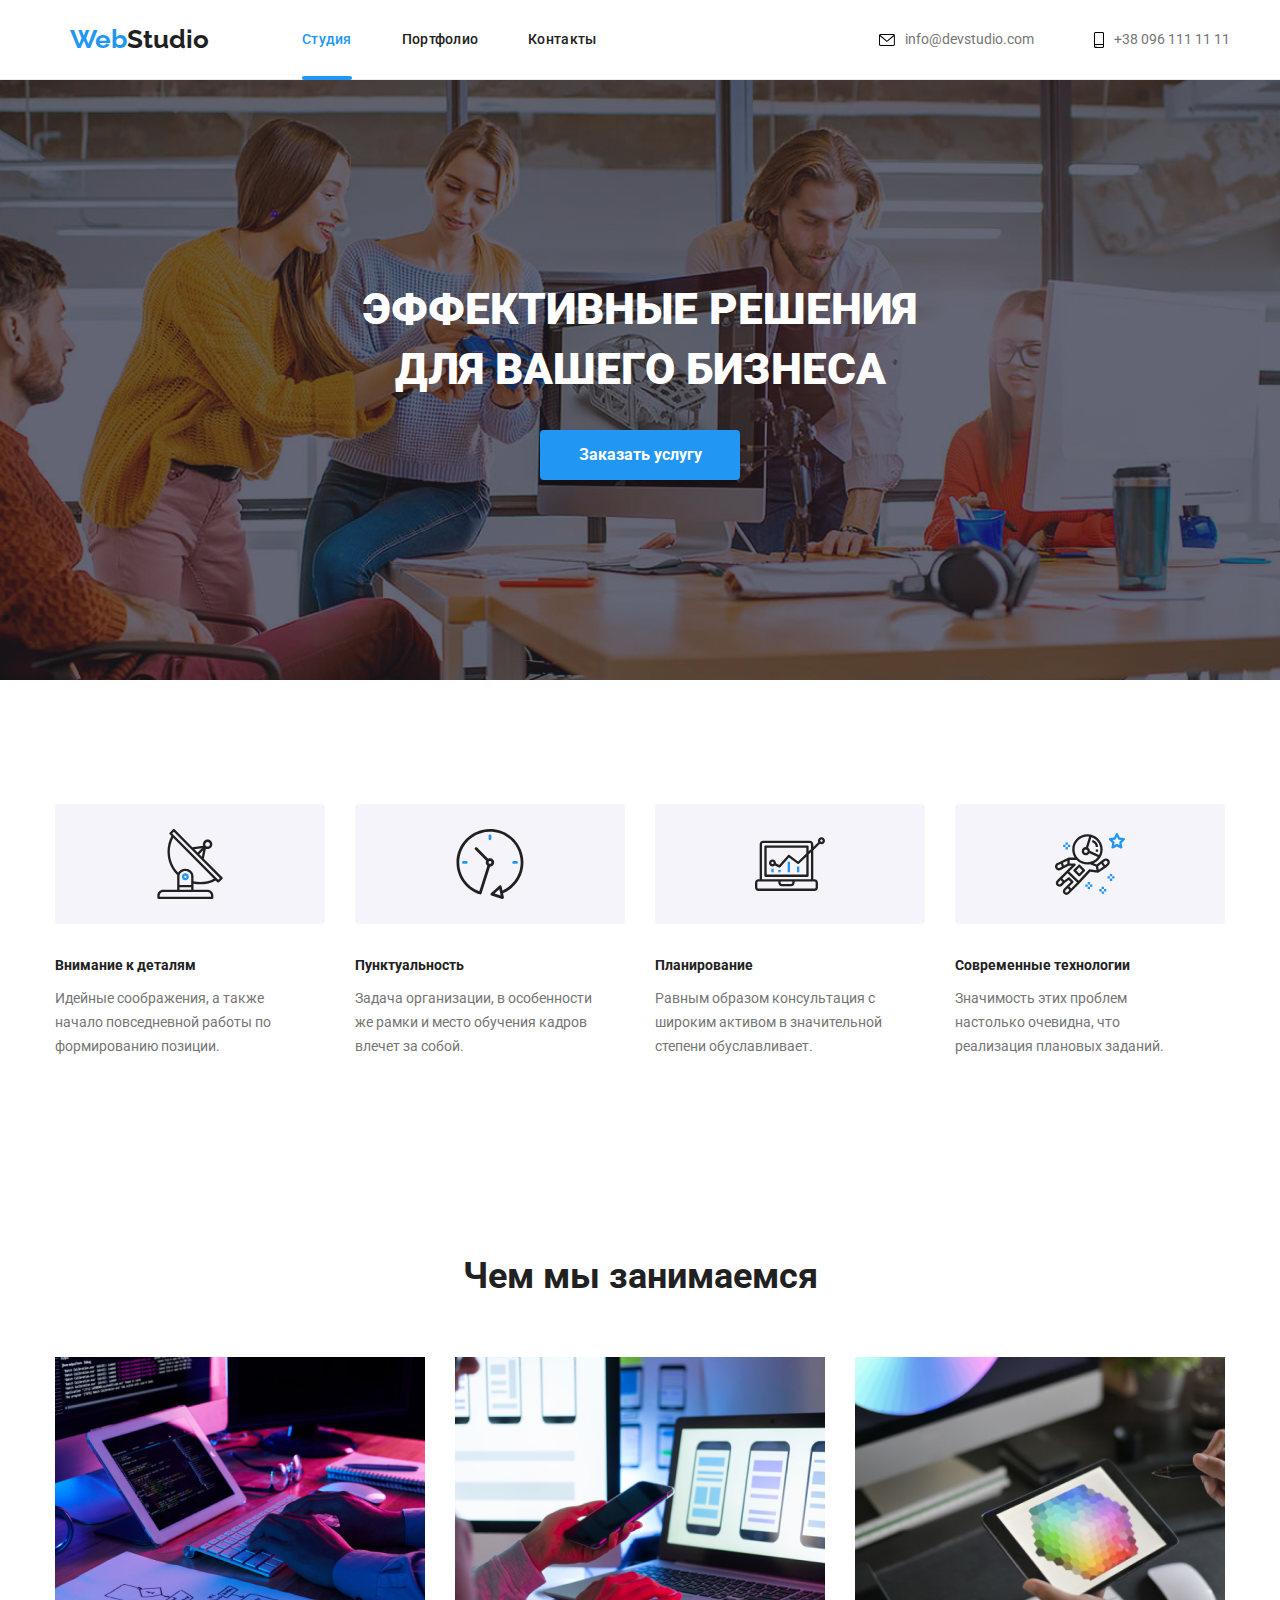
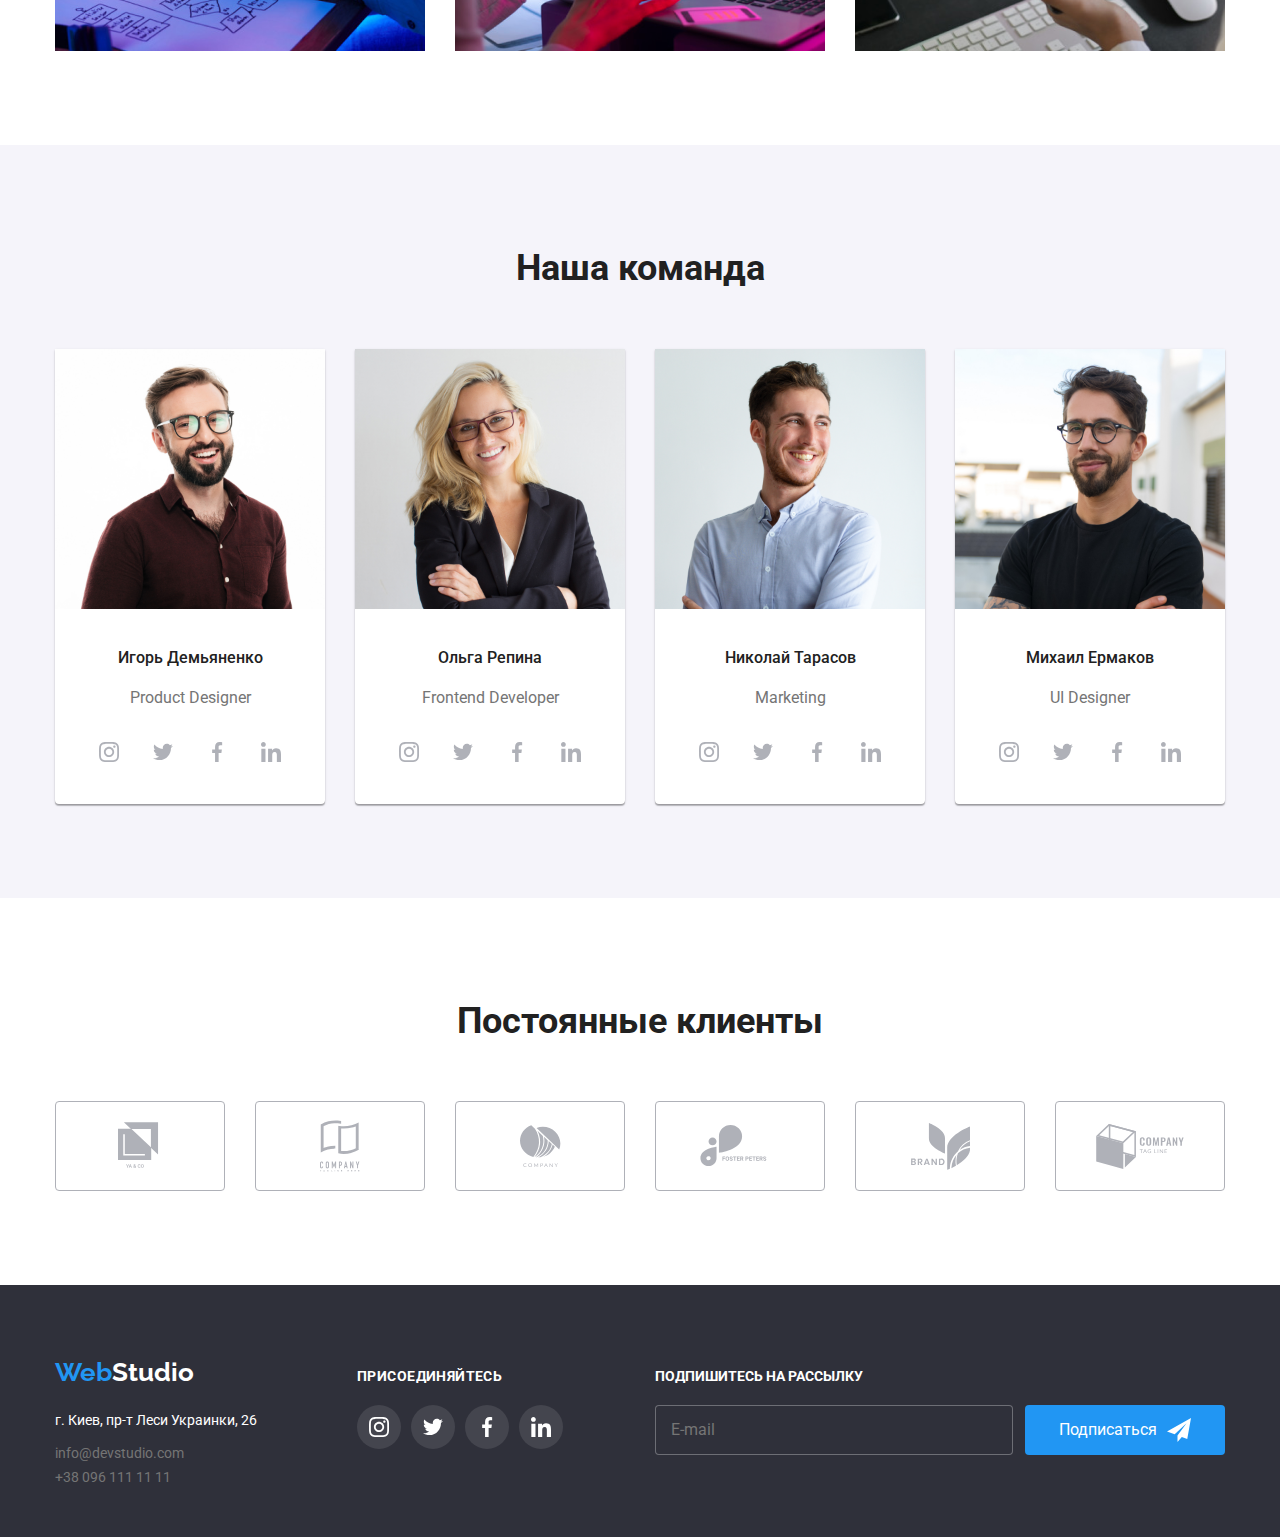
<file: index.html>
<!DOCTYPE html>
<html lang="ru">
<head>
    <meta charset="UTF-8">
    <meta name="viewport" content="width=device-width, initial-scale=1.0">
    <title>Document</title>
    <link rel="stylesheet" href="https://cdnjs.cloudflare.com/ajax/libs/modern-normalize/1.0.0/modern-normalize.min.css"/>
    <link rel="preconnect" href="https://fonts.gstatic.com">
    <link href="https://fonts.googleapis.com/css2?family=Raleway:wght@700&family=Roboto:wght@400;500;700;900&display=swap" rel="stylesheet">
    <link href="./css/styles.css" rel="stylesheet">
</head>
<body>
    <!-- Шапка сайта -->
    <header class="header">
        <div class="container">
            <div class="header-container">
            <nav class="site-nav">
                <a href="" class="logo"><span class="blue-logo">Web</span>Studio</a>
                <ul class="site-nav-list">
                    <li class="nav-link"><a class="link current" href="index.html">Студия</a></li>
                    <li class="nav-link"><a class="link" href="portfolio.html">Портфолио</a></li>
                    <li class="nav-link"><a class="link" href="#contacts">Контакты</a></li>
                </ul>
            </nav>
            <ul class="contact-list">
                <li class="contact">
                    <a class="contact-item" href="mailto:info@devstudio.com">
                    <svg class="envelope-icon" width="16px" height="12px">
                        <use href="./img/symbol-defs.svg#envelope"></use>
                    </svg>
                    info@devstudio.com</a>
                </li>
                <li class="contact">
                    <a class="contact-item" href="tel:+380961111111">
                    <svg class="phone-icon" width="10px" height="16px">
                        <use href="./img/symbol-defs.svg#smartphone"></use>
                    </svg>+38 096 111 11 11</a>
                </li>         
            </ul>
            </div>
        </div>
    </header>

    <main>

        <!-- Hero -->
  
    <section class="hero"> 
        <div class="container">
            <h1 class="hero-title">Эффективные решения для вашего бизнеса</h1>
            <button data-modal-open class="hero-button" type="button">Заказать услугу</button>
        </div>
    </section>
    

    <!-- Особенности -->
    
    <section class="section"> 
        <div class="container">
        <!--<h2>Особенности</h2>-->
            <ul class="feature-list">
                <li class="item">
                    <div class="icon">
                        <svg class="button-icon">
                            <use href="./img/symbol-defs.svg#antenna"></use>
                        </svg>
                    </div>
                    <h3 class="item-title">Внимание к деталям</h3>
                    <p class="text">Идейные соображения, а также начало повседневной работы по формированию позиции.</p>
                </li>
                <li class="item">
                    <div class="icon">
                        <svg class="button-icon">
                            <use href="./img/symbol-defs.svg#clock"></use>
                        </svg>
                    </div>
                    <h3 class="item-title">Пунктуальность</h3>
                    <p class="text">Задача организации, в особенности же рамки и место обучения кадров влечет за собой.</p>
                </li>
                <li class="item">
                    <div class="icon">
                        <svg class="button-icon">
                            <use href="./img/symbol-defs.svg#diagram"></use>
                        </svg>
                    </div>
                    <h3 class="item-title">Планирование</h3>
                    <p class="text">Равным образом консультация с широким активом в значительной степени обуславливает.</p>
                </li>
                <li class="item">
                    <div class="icon">
                        <svg class="button-icon">
                        <use href="./img/symbol-defs.svg#astronaut"></use>
                        </svg>
                </div>
                    <h3 class="item-title">Современные технологии</h3>
                    <p class="text">Значимость этих проблем настолько очевидна, что реализация плановых заданий.</p>
                </li>
            </ul>
        </div>
    </section>
    

    <!-- Чем мы занимаемся -->
    
    <section>
        <div class="container">
            <h2 class="section-title">Чем мы занимаемся</h2>
            <ul class="works">
                <li class="item"><img class="img" src="./img/img1.png" alt="Рабочий процесс" width="370"/></li>
                <li class="item"><img class="img" src="./img/img2.png" alt="Рабочий процесс" width="370"/></li>
                <li class="item"><img class="img" src="./img/img3.png" alt="Рабочий процесс" width="370"/></li>
            </ul>
        </div>
    </section>
    

    <!-- Наша команда -->
    <section class="team-section">
        <div class="container">
            <h2 class="section-title">Наша команда</h2>
            <ul class="team-list">
                <li class="item">
                    <img src="./img/IgorDemianenko.jpg" alt="Игорь Демьяненко" width="270"/>
                    <h3 class="item-name">Игорь Демьяненко</h3>
                    <p class="job-position" lang="en">Product Designer</p>
                    <ul class="social-links">
                        <li class="sl-item">
                            <a class="s-link" href="">
                                <svg class="sl-icon">
                                    <use href="./img/symbol-defs.svg#instagram"></use>
                                </svg>
                            </a>
                        </li>
                        <li class="sl-item">
                            <a class="s-link" href="">
                                <svg class="sl-icon">
                                    <use href="./img/symbol-defs.svg#twitter"></use>
                                </svg>
                            </a>
                        </li>
                        <li class="sl-item">
                            <a class="s-link" href="">
                                <svg class="sl-icon">
                                    <use href="./img/symbol-defs.svg#facebook"></use>
                                </svg>
                            </a>
                        </li>
                        <li class="sl-item">
                            <a class="s-link" href="">
                                <svg class="sl-icon">
                                <use href="./img/symbol-defs.svg#linkedin"></use>
                                </svg>
                            </a>
                        </li>
                    </ul>
                </li>
                <li class="item"><img src="./img/OlgaRepina.jpg" alt="Ольга Репина" width="270"/>
                    <h3 class="item-name">Ольга Репина</h3>
                    <p class="job-position" lang="en">Frontend Developer</p>
                    <ul class="social-links">
                        <li class="sl-item">
                            <a class="s-link" href="">
                                <svg class="sl-icon">
                                    <use href="./img/symbol-defs.svg#instagram"></use>
                                </svg>
                            </a>
                        </li>
                        <li class="sl-item">
                            <a class="s-link" href="">
                                <svg class="sl-icon">
                                <use href="./img/symbol-defs.svg#twitter"></use>
                                </svg>
                            </a>
                        </li>
                        <li class="sl-item">
                            <a class="s-link" href="">
                                <svg class="sl-icon">
                                <use href="./img/symbol-defs.svg#facebook"></use>
                                </svg>
                            </a>
                        </li>
                        <li class="sl-item">
                            <a class="s-link" href="">
                                <svg class="sl-icon">
                                <use href="./img/symbol-defs.svg#linkedin"></use>
                                </svg>
                            </a>
                        </li>
                     </ul>
                </li>
                <li class="item"><img src="./img/NikolayTarasov.jpg" alt="Николай Тарасов" width="270"/>
                    <h3 class="item-name">Николай Тарасов</h3>
                    <p class="job-position" lang="en">Marketing</p>
                    <ul class="social-links">
                        <li class="sl-item">
                            <a class="s-link" href="">
                                <svg class="sl-icon">
                                <use href="./img/symbol-defs.svg#instagram"></use>
                                </svg>
                            </a>
                        </li>
                        <li class="sl-item">
                            <a class="s-link" href="">
                                <svg class="sl-icon">
                                <use href="./img/symbol-defs.svg#twitter"></use>
                                </svg>
                            </a>
                        </li>
                        <li class="sl-item">
                            <a class="s-link" href="">
                                <svg class="sl-icon">
                                <use href="./img/symbol-defs.svg#facebook"></use>
                                </svg>
                            </a>
                        </li>
                        <li class="sl-item">
                            <a class="s-link" href="">
                                <svg class="sl-icon">
                                <use href="./img/symbol-defs.svg#linkedin"></use>
                                </svg>
                            </a>
                        </li>
                    </ul>
                </li>
                <li class="item"><img src="./img/MikhailYermakov.jpg" alt="Михаил Ермаков" width="270"/>
                    <h3 class="item-name">Михаил Ермаков</h3>
                    <p class="job-position" lang="en">UI Designer</p>
                    <ul class="social-links">
                        <li class="sl-item">
                            <a class="s-link" href="">
                                <svg class="sl-icon">
                                <use href="./img/symbol-defs.svg#instagram"></use>
                                </svg>
                            </a>
                        </li>
                        <li class="sl-item">
                            <a class="s-link" href="">
                                <svg class="sl-icon">
                                <use href="./img/symbol-defs.svg#twitter"></use>
                                </svg>
                            </a>
                        </li>
                        <li class="sl-item">
                            <a class="s-link" href="">
                                <svg class="sl-icon">
                                <use href="./img/symbol-defs.svg#facebook"></use>
                                </svg>
                            </a>
                        </li>
                        <li class="sl-item">
                            <a class="s-link" href="">
                                <svg class="sl-icon">
                                <use href="./img/symbol-defs.svg#linkedin"></use>
                                </svg>
                            </a>
                        </li>
                     </ul>
                </li>
            </ul>
        </div>        
    </section>

    <!-- Clients-->
    <section>
        <div class="container">
            <h2 class="section-title">Постоянные клиенты</h2>
            <ul class="clients-list">
                <li class="client">
                    <a class="client-link" href="">
                        <div class="client-icon">                       
                            <svg class="btn-icon" width="44.27px" height="49.23px">
                                <use href="./img/symbol-defs.svg#logo-1"></use>
                            </svg>
                        </div> 
                    </a>
                </li>
                <li class="client">
                    <a class="client-link" href="">
                        <div class="client-icon">
                            <svg class="btn-icon" width="40px" height="52px">
                                <use href="./img/symbol-defs.svg#logo-2"></use>
                            </svg>
                        </div>
                    </a>
                </li>
                <li class="client">
                    <a class="client-link" href="">
                        <div class="client-icon">
                            <svg class="btn-icon" width="41px" height="42.6px">
                                <use href="./img/symbol-defs.svg#logo-3"></use>
                            </svg>
                        </div>
                    </a>
                </li>
                <li class="client">
                    <a class="client-link" href="">
                        <div class="client-icon">
                            <svg class="btn-icon" width="79.66px" height="42.02px">
                                <use href="./img/symbol-defs.svg#logo-4"></use>
                            </svg>
                        </div>
                    </a>
                </li>
                <li class="client">
                    <a class="client-link" href="">
                        <div class="client-icon">
                            <svg class="btn-icon" width="59px" height="47px">
                                <use href="./img/symbol-defs.svg#logo-5"></use>
                            </svg>
                        </div>
                    </a>
                </li>
                <li class="client">
                    <a class="client-link" href="">
                        <div class="client-icon">
                            <svg class="btn-icon" width="88.48px" height="45.44px">
                                <use href="./img/symbol-defs.svg#logo-6"></use>
                            </svg>
                        </div>
                    </a>
                </li>
            </ul>

        </div>
    </section>
    </main>

    <!-- Футер -->
    <footer class="footer">
        <div class="container">  
            <div class="logo-social-links ">

                <div>   
                    <div class="footer-logo">
                        <a href="" class="logo"><span class="blue-logo">Web</span><span class="logo-white">Studio</span></a>
                    </div>
                    
                    <!-- Адресc --> 
                    <div id="contacts">
                        <address>
                            <div class="address-list">
                                <ul class="contact-list">
                                    <div class="contacts-list">
                                    <li class="address">г. Киев, пр-т Леси Украинки, 26</li>
                                    <li><a class="item-contact" href="mailto:info@devstudio.com">info@devstudio.com</a></li>
                                    <li><a class="item-contact" href="tel:+380961111111">+38 096 111 11 11</a></li>         
                                    </div>
                                </ul>
                            </div>
                        </address> 
                    </div>
                </div>  
                <div class="join-us">
                    <h3 class="join-us-title">Присоединяйтесь</h3>
                    <ul class="footer-list">
                        <li class="link-item">
                            <a class="social-link" href="">
                                <svg class="link-icon">
                                    <use href="./img/symbol-defs.svg#instagram"></use>
                                </svg>
                            </a>  
                        </li>
                        <li class="link-item">                        
                            <a class="social-link" href="">
                                <svg class="link-icon">
                                    <use href="./img/symbol-defs.svg#twitter"></use>
                                </svg>
                            </a>
                        </li>
                        <li class="link-item">
                            <a class="social-link" href="">
                                <svg class="link-icon">
                                    <use href="./img/symbol-defs.svg#facebook"></use>
                                </svg>
                            </a>
                        </li>
                        <li class="link-item">
                            <a class="social-link" href="">
                                <svg class="link-icon">
                                    <use href="./img/symbol-defs.svg#linkedin"></use>
                                </svg>
                            </a>
                        </li>
                    </ul>
                </div>

                 <div class="signup">
                    <h3 class="signup-title">Подпишитесь на рассылку</h3>
                    <form class="signup-form">
                        <label for="email"></label>
                        <input type="email" name="email" placeholder="E-mail">
                        <button type="submit" class="signup-button">
                            Подписаться
                            <svg class="icon-send" width="24px" height="24px">
                                <use href="./img/symbol-defs.svg#icon-send"></use>
                            </svg>
                        </button>
                    </form>
                </div>
          
            </div>  
        </div>  
    </footer>

    <!--<button data-modal-open>Заказать услугу</button> -->

    <div class="backdrop is-hidden" data-modal>
        <div class="modal">
            <button class="close-btn" data-modal-close>
                <svg class="close-icon">
                    <use href="./img/symbol-defs.svg#close-sign"></use>
                </svg>
            </button>

            <form class="modal-form">
                <h2 class="form-title">Оставьте свои данные, мы вам перезвоним</h2>
                
                <div class="form-field">
                    <label for="name">Имя</label>
                </div>
                <div class="input-thumb">
                    <input type="text" class="input-form" name="name" id="name">
                    <svg class="icon-form" width="18px" height="18px">
                        <use href="./img/symbol-defs.svg#person-black"></use>
                    </svg>
                </div>

                <div class="form-field">
                    <label for="tel">Телефон</label>
                </div>
                <div class="input-thumb">
                    <input type="tel" class="input-form" name="tel" id="tel">
                    <svg class="icon-form" width="18px" height="18px">
                        <use href="./img/symbol-defs.svg#phone-black"></use>
                    </svg>
                </div>
                
                <div class="form-field">
                    <label for="email">Почта</label>
                </div>
                <div class="input-thumb">
                    <input type="email" class="input-form" name="email" id="email">
                    <svg class="icon-form" width="18px" height="18px">
                        <use href="./img/symbol-defs.svg#email-black"></use>
                    </svg>
                </div>
                
                <div class="form-field">
                    <label for="comment">Коментарий</label>
                    <textarea name="comment" id="comment" placeholder="Введите текст" class="textarea"></textarea>
                </div>

                <div class="policy-field">
                    <label class="check">
                        <input class="check-input" type="checkbox">
                        <svg class="icon-check" width="16px" height="15px">
                            <use href="./img/symbol-defs.svg#icon-check"></use>
                        </svg>
                        <span class="conditions">Соглашаюсь с рассылкой и принимаю 
                        <a class="agreement-link" href="">Условия договора</a>
                        </span>
                    </label>
                </div>
               
                <button type="submit">Отправить</button>
            
            </form>
        </div>
    </div>           
    
    <script src="./js/modal.js"></script>    
</body>
</html>
</file>
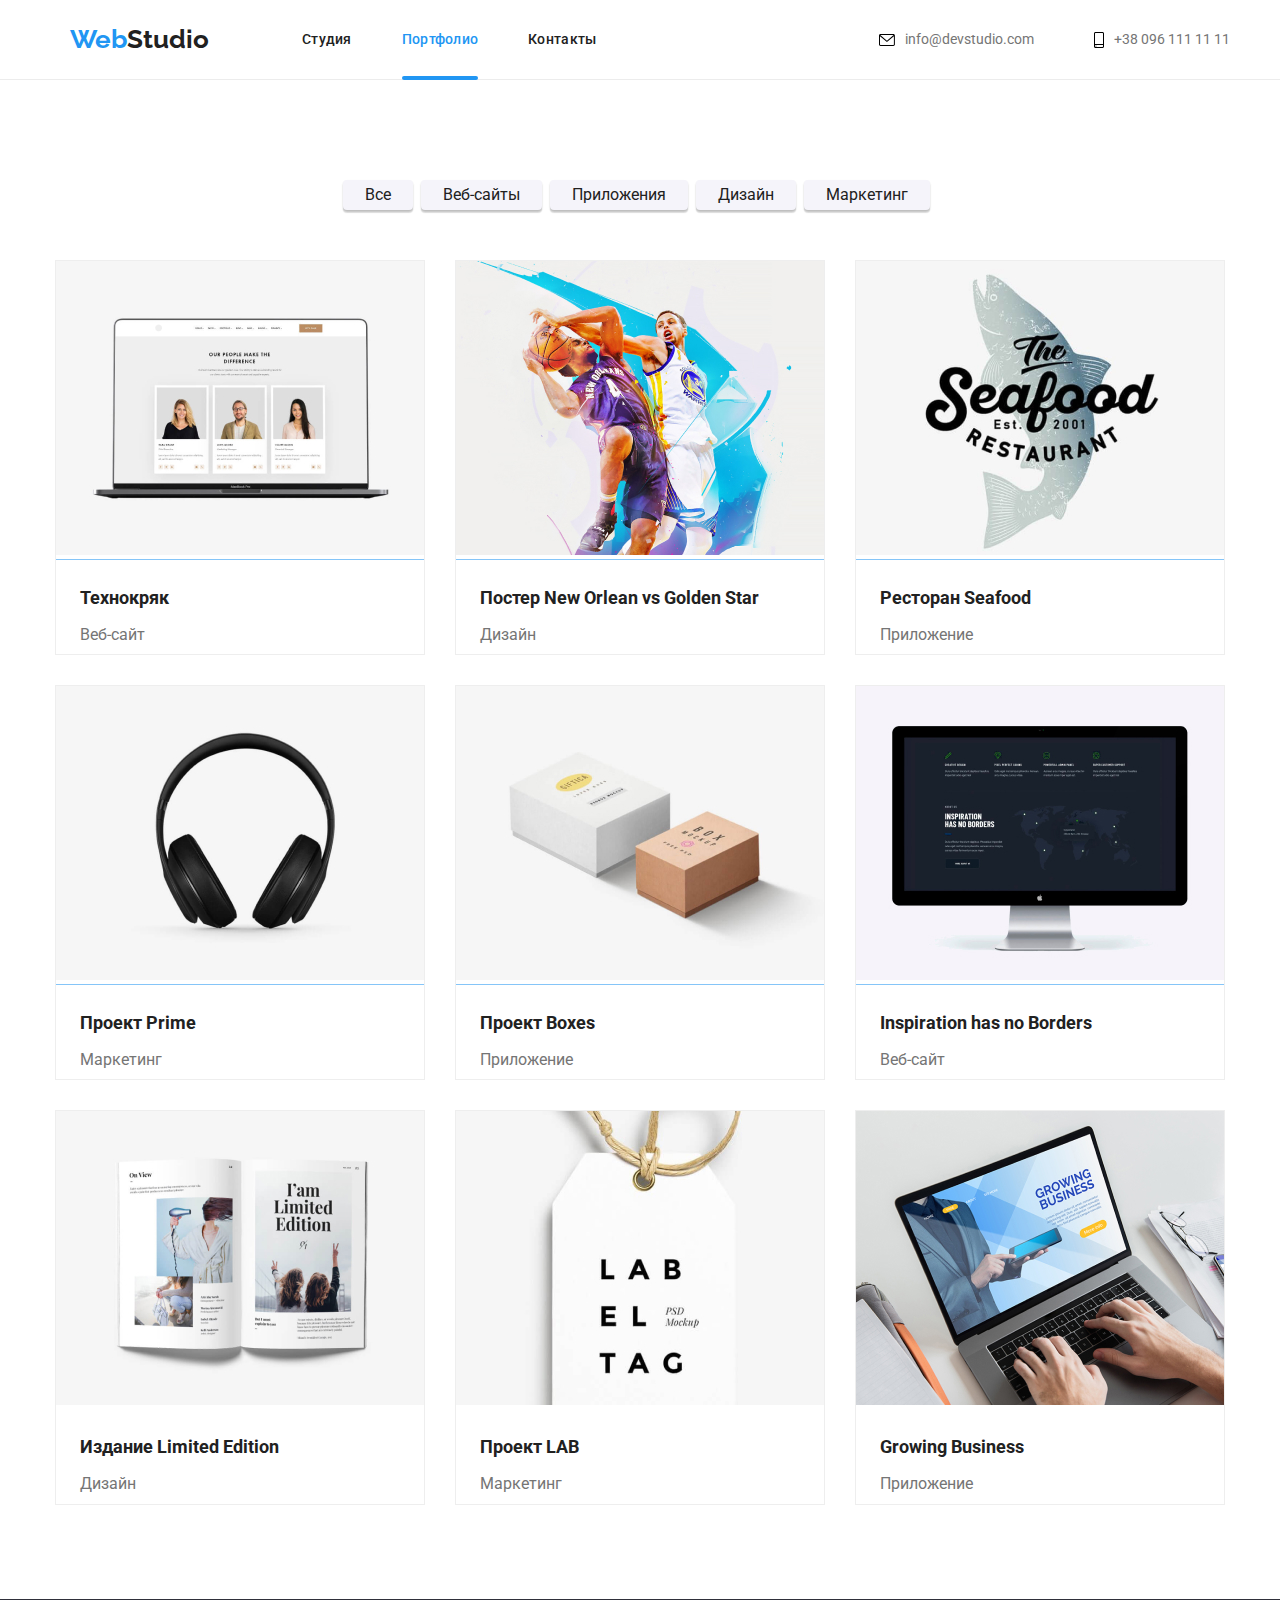
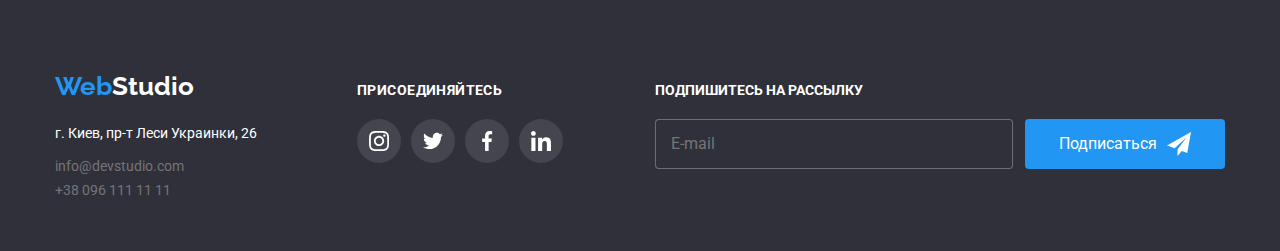
<file: portfolio.html>
<!DOCTYPE html>
<html lang="ru">
<head>
    <meta charset="UTF-8">
    <meta name="viewport" content="width=device-width, initial-scale=1.0">
    <title>Document</title>
    <link rel="stylesheet" href="https://cdnjs.cloudflare.com/ajax/libs/modern-normalize/1.0.0/modern-normalize.min.css"/>
    <link rel="preconnect" href="https://fonts.gstatic.com">
    <link href="https://fonts.googleapis.com/css2?family=Raleway:wght@700&family=Roboto:wght@400;500;700;900&display=swap" rel="stylesheet">
    <link href="./css/styles.css" rel="stylesheet">
</head>
<body>
    <!-- Шапка сайта -->
    <header class="header">
        <div class="container">
            <div class="header-container">
            <nav class="site-nav">
                <a href="" class="logo"><span class="blue-logo">Web</span>Studio</a>
                <ul class="site-nav-list">
                    <li class="nav-link"><a class="link" href="index.html">Студия</a></li>
                    <li class="nav-link"><a class="link current" href="portfolio.html">Портфолио</a></li>
                    <li class="nav-link"><a class="link" href="#contacts">Контакты</a></li>
                </ul>
            </nav>
            <ul class="contact-list">
                <li class="contact">
                    <a class="contact-item" href="mailto:info@devstudio.com">
                    <svg class="envelope-icon" width="16px" height="12px">
                        <use href="./img/symbol-defs.svg#envelope"></use>
                    </svg>
                    info@devstudio.com</a>
                </li>
                <li class="contact">
                    <a class="contact-item" href="tel:+380961111111">
                    <svg class="phone-icon" width="10px" height="16px">
                        <use href="./img/symbol-defs.svg#smartphone"></use>
                    </svg>+38 096 111 11 11</a>
                </li>         
            </ul>
            </div>
        </div>
    </header>
    
    <!-- <h1>Portfolio</h1> -->

    <main>
    <!-- Услуги -->
    <div class="container">
        <ul class="buttons-list">
            <li class="item-button">
                <button class="secondary-button" type="button">Все</button></li>
            <li class="item-button">
                <button class="secondary-button" type="button">Веб-сайты</button></li>
            <li class="item-button">
                <button class="secondary-button" type="button">Приложения</button></li>
            <li class="item-button">
                <button class="secondary-button" type="button">Дизайн</button></li>
            <li class="item-button">
                <button class="secondary-button" type="button">Маркетинг</button></li>
        </ul>        
    </div>

    <!-- Проекты-->
    <section class="projects">
        <div class="container">
            <ul class="elements-list">
                <li class="element">
                    <a class="project-link" href="">
                        <div class="project-thumb">
                            <img src="./img.portfolio/img1.jpg" alt="" width="370"/>
                            <div class="overlay">
                                <p class="project-description">
                                    Технокряк это современная площадка распространения коронавируса. Компании используют эту платформу для цифрового шпионажа и атак на защищённые сервера конкурентов.
                                </p>
                            </div>
                        </div>
                        <h2 class="project-title">Технокряк</h2>
                        <p class="project-text">Веб-сайт</p>
                    </a>
                </li>
                <li class="element"> 
                    <a class="project-link" href="">
                        <div class="project-thumb">
                            <img src="./img.portfolio/img2.jpg" alt="" width="370"/>
                            <div class="overlay">
                                <p class="project-description">
                                    Text
                                </p>
                            </div>
                        </div>
                    <h2 class="project-title">Постер New Orlean vs Golden Star</h2>
                    <p class="project-text">Дизайн</p>
                    </a>
                </li>
                <li class="element">
                    <a class="project-link" href="">
                        <div class="project-thumb">
                            <img src="./img.portfolio/img3.jpg" alt="" width="370"/>
                            <div class="overlay">
                                <p class="project-description">
                                    Text
                                </p>
                            </div>
                        </div>
                    <h2 class="project-title">Ресторан Seafood</h2>
                    <p class="project-text">Приложение</p>
                    </a>
                </li>
                <li class="element">
                    <a class="project-link" href="">
                            <div class="project-thumb">
                                <img src="./img.portfolio/img4.jpg" alt="" width="370"/>
                                <div class="overlay">
                                    <p class="project-description">
                                        Text
                                    </p>
                                </div>
                            </div>
                    <h2 class="project-title">Проект Prime</h2>
                    <p class="project-text">Маркетинг</p>
                    </a>
                </li>
                <li class="element">
                    <a class="project-link" href="">
                            <div class="project-thumb">
                                <img src="./img.portfolio/img5.jpg" alt="" width="370"/>
                                <div class="overlay">
                                    <p class="project-description">
                                        Text
                                    </p>
                                </div>
                            </div>
                    <h2 class="project-title">Проект Boxes</h2>
                    <p class="project-text">Приложение</p>
                    </a>
                </li>
                <li class="element">
                    <a class="project-link" href="">
                        <div class="project-thumb">
                            <img src="./img.portfolio/img6.jpg" alt="" width="370"/>
                            <div class="overlay">
                                <p class="project-description">
                                    Text
                                </p>
                            </div>
                        </div>
                    <h2 class="project-title">Inspiration has no Borders</h2>
                    <p class="project-text">Веб-сайт</p>
                    </a>
                </li>
                <li class="element">
                    <a class="project-link" href="">
                        <div class="project-thumb">      
                            <img src="./img.portfolio/img7.jpg" alt="" width="370"/>
                            <div class="overlay">
                                <p class="project-description">
                                    Text
                                </p>
                            </div>
                        </div>
                    <h2 class="project-title">Издание Limited Edition</h2>
                    <p class="project-text">Дизайн</p>
                    </a>
                </li>
                <li class="element">
                    <a class="project-link" href="">
                        <div class="project-thumb">
                            <img src="./img.portfolio/img8.jpg" alt="" width="370"/>
                            <div class="overlay">
                                <p class="project-description">
                                    Text
                                </p>
                            </div>
                        </div>
                    <h2 class="project-title">Проект LAB</h2>
                    <p class="project-text">Маркетинг</p>
                    </a>
                </li>
                <li class="element">
                    <a class="project-link" href="">
                        <div class="project-thumb">
                        <img src="./img.portfolio/img9.jpg" alt="" width="370"/>
                        <div class="overlay">
                            <p class="project-description">
                                Text
                            </p>
                        </div>
                    </div>
                    <h2 class="project-title">Growing Business</h2>
                    <p class="project-text">Приложение</p>
                    </a>
                </li>
            </ul> 
        </div> 
    </section>
    
    </main>
    
       <!-- Футер -->
       <footer class="footer">
        <div class="container">  
            <div class="logo-social-links ">

                <div>   
                    <div class="footer-logo">
                        <a href="" class="logo"><span class="blue-logo">Web</span><span class="logo-white">Studio</span></a>
                    </div>
                    
                    <!-- Адресc --> 
                    <div id="contacts">
                        <address>
                            <div class="address-list">
                                <ul class="contact-list">
                                    <div class="contacts-list">
                                    <li class="address">г. Киев, пр-т Леси Украинки, 26</li>
                                    <li><a class="item-contact" href="mailto:info@devstudio.com">info@devstudio.com</a></li>
                                    <li><a class="item-contact" href="tel:+380961111111">+38 096 111 11 11</a></li>         
                                    </div>
                                </ul>
                            </div>
                        </address> 
                    </div>
                </div>  
                <div class="join-us">
                    <h3 class="join-us-title">Присоединяйтесь</h3>
                    <ul class="footer-list">
                        <li class="link-item">
                            <a class="social-link" href="">
                                <svg class="link-icon">
                                    <use href="./img/symbol-defs.svg#instagram"></use>
                                </svg>
                            </a>  
                        </li>
                        <li class="link-item">                        
                            <a class="social-link" href="">
                                <svg class="link-icon">
                                    <use href="./img/symbol-defs.svg#twitter"></use>
                                </svg>
                            </a>
                        </li>
                        <li class="link-item">
                            <a class="social-link" href="">
                                <svg class="link-icon">
                                    <use href="./img/symbol-defs.svg#facebook"></use>
                                </svg>
                            </a>
                        </li>
                        <li class="link-item">
                            <a class="social-link" href="">
                                <svg class="link-icon">
                                    <use href="./img/symbol-defs.svg#linkedin"></use>
                                </svg>
                            </a>
                        </li>
                    </ul>
                </div>

                <div class="signup">
                    <h3 class="signup-title">Подпишитесь на рассылку</h3>
                    <form class="signup-form">
                        <label for="email"></label>
                        <input type="email" name="email" placeholder="E-mail">
                        <button type="submit" class="signup-button">
                            Подписаться
                            <svg class="icon-send" width="24px" height="24px">
                                <use href="./img/symbol-defs.svg#icon-send"></use>
                            </svg>
                        </button>
                    </form>
                </div>
          
            </div>  
        </div>  
    </footer>
    
</body>
</html>
</file>
<file: css/styles.css>
:root {
    --primary-text-color: #212121;
    --secondary-text-color: #757575;
    --accent-color: #2196F3;
    --primary-white-color: #FFFFFF;
    --footer-bg-color: #2f303a;
    --portfolio-btn-shadow:  rgba(0, 0, 0, 0.1), 0px 1px 2px rgba(0, 0, 0, 0.08), 0px 2px 2px rgba(0, 0, 0, 0.12);
    --btn-bg-color: #F5F4FA;
    --card-border-color: #EEEEEE;
    --gradient-color: rgba(47, 48, 58, 0.4);
    --client-color: #AFB1B8;
    --overlay-text-color: rgba(255,255,255,1);
    --overlay-color: rgba(33, 150, 243, 0.9);
    --cubic: rgba(0.4, 0, 0.2, 1);
    --close-button-shadow: rgba(0, 0, 0, 0.12), 0px 1px 1px rgba(0, 0, 0, 0.14), 0px 2px 1px rgba(0, 0, 0, 0.2);
    --button-border: rgba(0, 0, 0, 0.1);
    --grey-text: rgba(117, 117, 117, 1);
}
  
body {
    /*margin: 0;
    padding: 0;*/
    background-color: var(--primary-white-color);
    font-family: roboto, sans-serif;
}

ul {
    list-style-type: none;
    margin: 0;
    padding: 0;
}

h1, h2, h3 {
    margin: 0;
}

p {
    margin: 0;
}

/* Шапка сайта */
.header {
    width: 100%;
    height: 80px;
    margin-bottom: 0;
    border-bottom: 1px solid rgba(236, 236, 236, 1);
}

.container {
    width: 1200px;
    padding-left: 15px;
    padding-right: 15px;
    margin: auto;
    /*background-color: tomato;*/
}

.header-container {
    display: flex;
    width: 1200px;
    max-height: 80px;
    padding-left: 15px;
    padding-right: 15px;
    align-items: center;
}

.site-nav {
    display: flex;
}

.site-nav-list {
    padding: 0;
    margin: 0;
    list-style: none;
    display: flex;
}

.link {
    position: relative;

    display:block;
    padding: 0;
    font-weight: 500;
    font-size: 14px;
    line-height: 1.17;
    letter-spacing: 0.02em;

    color:var(--primary-text-color);
    text-decoration: none;
}

.site-nav .link.current {
    color: var(--accent-color);
}

.link::after {
    content: "";

    position: absolute;
    left: 0;
    top: 44px;

    display: block;
    width: 100%;
    height: 4px;
    background-color: var(--accent-color);
    border-radius: 2px;

    opacity: 0;
}

.link.current::after {
    opacity:  1;
}

.link:hover,
.link:focus {
    color: var(--accent-color);
}

.site-nav-list .nav-link {
    display: flex;
    margin-right: 50px;
    padding-top: 32px;
    padding-bottom: 32px;
}

.site-nav-list > .link:last-child {
    margin-right: 0;
}

.contact-list {
    display: flex;
    margin-left: auto;
}

.contact-item {
    display: flex;
    align-items: center;
    justify-content: center;
    padding-top: 32px;
    padding-bottom: 32px;
    padding-right: 10px;
    margin-left: 50px;
}

.contact-list .contact-item + .contact-item {
    margin-left: 50px;
}

.envelope-icon, .phone-icon {
    margin-right: 10px;
}

.contact:hover,
.contact:focus {
    fill: var(--accent-color);
}

.site-nav >.logo {
    display: flex;
}

.logo {
    margin-top: 24px;
    margin-bottom: 25px;
    margin-right: 93px;
    
    /*background-color: tomato;*/
    color: var(--primary-text-color);
    font-family: raleway, sans serif;
    font-style: normal;
    font-weight: bold;
    font-size: 26px;
    line-height: 1.2;
    text-decoration: none;
}

.blue-logo {
    color: var(--accent-color);
}

.logo:hover, 
.logo:focus {
    color: var(--accent-color);
}


/*  HERO  */

.hero .container {
    display: flex;
    flex-direction: column;
    align-items: center;
    justify-content: center;
    height: 600px;
    
}
.hero {
    max-width: 1600px;
    background-image: linear-gradient(to right, var(--gradient-color), var(--gradient-color)), url(../img/bg-hero.jpg);
    background-repeat: no-repeat;
    background-size: cover;
    background-position: center;
    background-color: #c3c3c3;
    text-align: center;
}


.hero-title {
    max-width: 600px;
    padding-bottom:30px;
    font-weight: 900;
    font-size: 44px;
    line-height: 1.36;
    text-transform: uppercase;
    color: var(--primary-white-color);
}

.hero-button {
    display: inline-flex;
    justify-content: center;
    align-items: center;
    width: 200px;
    height: 50px;
    padding: 10px 32px;
    background-color: var(--accent-color);
    box-shadow: 0px 4px 4px rgba(0, 0, 0, 0.15);
    border-radius: 4px;

    font-weight: bold;
    font-size: 16px;
    line-height: 1.88;
    text-align: center;
    color: var(--primary-white-color);
    text-decoration: none;
    border: none;
}

.hero-button:hover,
.hero-button:focus {
    outline: none;
}

/* ОСОБЕННОСТИ */

.feature-list {
    display: flex;
    padding-top: 94px;
}

.feature-list > .item {
    width: 270px;
    margin-right: 30px;
    padding-top: 30px;
}

.feature-list .item:last-child {
    margin-right: 0;
}

.item-title {
    width: 270px;
    padding-top: 30px;
    padding-bottom: 10px;
    font-weight: bold;
    font-size: 14px;
    line-height: 1.66;
    color: var(--primary-text-color);
}

.icon {
    display: flex;
    justify-content: center;
    align-items: center;
    padding: 0;
    border: none;
    width: 270px;
    height: 120px;
    background-color: #F5F4FA;
    border-radius: 4px;
}

.button-icon {
    width: 70px;
    height: 70px;
    color: var(--primary-text-color);
}

.item-title:last-child {
    margin-right: 0;
}

.text {
    width: 270px;
    padding-bottom: 94px;
    padding-right: 30px;
    font-size: 14px;
    line-height: 1.71;
    color: var(--secondary-text-color);
}

.text:last-child {
    margin-right: 0;
}

/* -- Чем мы занимаемся -- */

.section-title {
    padding-top: 94px;
    padding-bottom: 50px;
    font-weight: bold;
    font-size: 36px;
    line-height: 1.66;
    text-align: center;
    color: var(--primary-text-color);
}

.works {
    display:flex;
    justify-content: center;
    padding-bottom:94px;
   /* background-color: tomato;*/
}

.img {
    display: block;
}

/* Наша команда */

.team-section {
    padding-bottom: 94px;
    background-color: #F5F4FA;
}

.team-list{
    display: flex;
    padding-right: 30px;
    /*background-color: tomato;*/
}

.item {
    margin-right: 30px;
    justify-content: center;
}

.item:last-child {
    margin-right: 0;
}
.team-list > .item {
    background: #FFFFFF;
    box-shadow: 0px 1px 3px rgba(0, 0, 0, 0.12), 0px 1px 1px rgba(0, 0, 0, 0.14), 0px 2px 1px rgba(0, 0, 0, 0.2);
    border-radius: 0px 0px 4px 4px;
}
.item-name {
    margin-top: 30px;
    margin-bottom: 10px;
    font-weight: 500;
    font-size: 16px;
    line-height: 1.9;
    color: var(--primary-text-color);
    text-align: center;
}
.job-position {
    text-align: center;
}

.job-position,
.project-text {
    font-size: 16px;
    line-height: 1.9;
    color:var(--secondary-text-color);
    text-decoration: none;
}
.social-links {
    display: flex;
    justify-content: center;
    margin: 16px 32px 30px;
}

.s-link {
    display: flex;
    justify-content: center;
    align-items: center;
    background-position: center; 
    background-size: contain;
    width: 44px;
    height: 44px;
    border-radius: 50px;
    background-color: transparent;
}

.sl-item {
    display: flex;
    justify-content: center;
    align-items: center;
    margin-right: 10px;
}

.sl-item:last-child {
    margin-right: 0;
} 

.sl-icon {
    display: flex;
    justify-content: center;
    align-items: center;
    border: none;
    width: 20px;
    height: 20px;
    background-position: center;
    fill: var(--client-color); 
}

.sl-item:focus svg,
.sl-item:hover svg,
.sl-item:focus > .s-link,
.sl-item:hover > .s-link {
    fill: var(--primary-white-color);
    background-color: var(--accent-color);
}


.clients-list {
    display: flex;
    justify-content: center;
    padding-bottom: 94px;
    /*background-color: tomato;*/
}

.client {
    display: flex;
    justify-content: center;
    align-items: center;
    margin-right: 30px;
    background-position: center; 
    background-size: contain;
}

.client:last-child {
    margin-right: 0;
}

.client-link {
    display: flex;
    justify-content: center;
    align-items: center;
    background-position: center; 
    background-size: contain;
    width: 170px;
    height: 90px;
    border: 1px solid var(--client-color);
    border-radius: 4px; 
}

.client-icon {
    display: flex;
    justify-content: center;
    align-items: center;
    background-position: center;    
}

.btn-icon {
    fill: var(--client-color);
}

.client:focus svg,
.client:hover svg,
.client:focus > .client-link,
.client:hover > .client-link {
    fill: var(--accent-color);
    border-color: var(--accent-color);
}


/* ПОРТФОЛИО */

.elements-list {
    display: flex;
    flex-wrap: wrap;
    padding-bottom: 64px;
}

.element {
    position: relative;
    width: 370px;
    margin-right: 30px;
    margin-bottom: 30px;
    /*flex-basis: calc((100%-60px) / 3);
    margin-right: 30px;*/
    border: 1px solid var(--card-border-color);
}

.element:nth-child(3n) {
    margin-right: 0;
}

.project-link {
    text-decoration: none;
}

.element:hover,
.element:focus {
    background-color: var(--primary-white-color);
    border: 1px solid var(--card-border-color);
    box-sizing: border-box;
    box-shadow: 0px 1px 1px rgba(0, 0, 0, 0.12), 0px 4px 4px rgba(0, 0, 0, 0.06), 1px 4px 6px rgba(0, 0, 0, 0.16);
}

.project-thumb {
    position: relative;
    overflow: hidden;
}

.overlay {
    display: flex;
    justify-content: center;
    align-items: center;
    
    position: absolute; 
    top: 0;
    left: 0;
    width: 100%;
    height: 100%;
    padding-left: 24px;
    padding-right: 24px;
    background-color: var(--overlay-color);
   
    transform: translateY(100%);
    transition: transform 250ms var(--cubic);
}

.element:hover .overlay {
    transform: translateY(0);
    transition: transform 250ms ar(--cubic);
}

.project-description {
    font-size: 18px;
    line-height: 1.55;
    letter-spacing: 0.03em;

    color: var(--overlay-text-color);
}

.project-title {
    padding: 20px 24px 4px;

    font-weight: bold;
    font-size: 18px;
    line-height: 2;
    color: var(--primary-text-color);
    text-decoration: none;
}

.project-text {
    width: 370px;
    padding-bottom: 4px;
    padding-left: 24px;
    padding-right: 24px;
    text-decoration: none;
}

.buttons-list {
    display: flex;
    justify-content: center;
}

.item-button {
    margin-top: 100px;
    margin-bottom: 50px;
    margin-right: 8px;
}

.site-nav-list .link:last-child {
    margin-right: 0;
}

.primary-button {
    color: var(--primary-white-color);
    background-color: var(--accent-color);
    decoration: none;
    padding: 6px 22px;
    box-shadow: 0px 3px 1px var(--portfolio-btn-shadow);
    border-radius: 4px;
    border: none;
}

.primary-button:hover,
.primary-button:focus {
    color: var(--accent-color);
    text-decoration: none;
}

.secondary-button {
    padding: 6px 22px;
    box-shadow: 0px 3px 1px var(--portfolio-btn-shadow);
    border: none;
    background-color: var(--btn-bg-color);
    border-radius: 4px;
    color: var(--primary-text-color);
}

.secondary-button:hover,
.secondary-button:focus {
    color: var(--primary-white-color);
    background-color: var(--accent-color);
    text-decoration: none;
    outline:none;
}

.site-nav .link {
    font-style: normal;
    font-weight: 500;
    font-size: 14px;
    line-height: 1.14;
    color: var(--primary-text-color);
    text-decoration: none;
}

.site-nav .link:hover, 
.site-nav .link:focus {
    color: var(--accent-color);   
}

/*-- Футер --*/

.footer {
    background-color: var(--footer-bg-color);
}

.footer > .container {
    height: 252px;
}

.logo-social-links {
    display: flex;
    align-items: baseline;
}

.join-us-title {
    margin-bottom: 20px;
    margin-left: 70px;
    font-weight: bold;
    font-size: 14px;
    line-height: 1.14;
    letter-spacing: 0.03em;
    text-transform: uppercase;

    color: var(--primary-white-color);
}

.footer-logo {
   padding-top: 72px;
   padding-bottom: 20px; 
}

.logo-white {
    color: var(--primary-white-color);
}

.footer-list {
    display: flex;
    align-items: baseline;
    margin-left: 70px;
    /*background-color: tomato;*/
}
.link-item {
    display: flex;
    justify-content: center;
    align-items: center;
    margin-right: 10px;
}

.link-item:last-child {
    margin-right: 0;
}

.social-link {
    display: flex;
    justify-content: center;
    align-items: center;
    background-position: center; 
    background-size: contain;
    width: 44px;
    height: 44px;
    border-radius: 50px;
    background-color: rgba(255, 255, 255, 0.1);  
}

.link-icon {
    display: flex;
    justify-content: center;
    align-items: center;
    background-position: center;
    width: 20px;
    height:20px;
    fill: var(--primary-white-color); 
}

.social-link:hover, 
.social-link:focus {
    background-color: var(--accent-color);
}

.link-icon svg:hover, 
.link-icon svg:focus {
    fill: var(--primary-white-color);
}

.address {
    padding-bottom: 9px;
    font-style: normal;
    font-size: 14px;
    line-height: 1.71;
    color: var(--primary-white-color);
}

.contact-item {
    font-style: normal;
    font-size: 14px;
    line-height: 1.71;
    color:var(--secondary-text-color);
    text-decoration: none;
}

.contact-item:hover, 
.contact-item:focus {
    font-style: normal;
    color: var(--accent-color); 
}

.item-contact {
    padding-top: 9px;
    padding-bottom: 9px;
    font-style: normal;
    font-size: 14px;
    line-height: 1.71;
    color:var(--secondary-text-color);
    text-decoration: none;
}

.item-contact:hover, 
.item-contact:focus {
    font-style: normal;
    color: var(--accent-color); 
}

.signup {
    margin-left: auto;
}
.signup-title {
    display: block;
    margin-bottom: 20px;

    text-transform: uppercase;
    font-weight: 700;
    font-size: 14px;
    line-height: 1.14;
    color: var(--primary-white-color)
}

.signup-form {
    display: inline-flex;
}

.signup-form input {    
    padding-left: 15px;
    width: 358px;
    
    font-size: 16px;
    line-height: 1.25;
    outline: none;
    border: 1px solid rgba(255, 255, 255, 0.3);
    border-radius: 4px;

    color: rgba(255,255,255,0,6);
    background-color: var(--footer-bg-color);
}

.signup-button {
    display: inline-flex;
    align-items: center;
    justify-content: center;
    margin-left: 12px;
    width: 200px;
    height: 50px;
    
    font-size: 16px;
    line-height: 1.88;
    cursor: pointer;
    border-radius: 4px;
    border: none;

    color: var(--primary-white-color);
    background-color: var(--accent-color);
}

.signup-button:focus {
    outline: none;
}

.icon-send {
    content: "";
    display: inline-block;
    margin-left: 10px;
    fill: currentColor;
}

.backdrop {
    position: fixed;
    top: 0;
    left: 0;
    width: 100%;
    height: 100%;
    background-color: rgba(0, 0, 0, 0.2);
}

.backdrop.is-hidden {
    opacity: 0;
    pointer-events: none;
}
    
.modal {
    position: absolute;
    top: 50%;
    left: 50%;
    transform: translate(-50%, -50%);

    padding: 40px;
    width: 528px;
    height: 581px;

    cursor: pointer;
    background-color: var(--primary-white-color);
    transition: transform 250ms var(--cubic);
    box-shadow: 0px 1px 3px var(--close-button-shadow);
    border-radius: 4px;
}

.close-icon {
    width: 11px;
    height: 11px;
    
    fill: var(--primary-text-color);
}

.close-btn {
    position: absolute;
    display: flex;
    justify-content: center;
    align-items: center;
    top: 8px;
    right: 8px;
    width: 30px;
    height: 30px;
    padding: 0;
    background-color: var(--primary-white-color);
    border-radius: 50px;
    border: 1px solid var(--button-border);
}

.close-btn:focus svg,
.close-btn:hover svg {
    fill: var(--accent-color);
}

.form-title {
    margin-bottom: 12px;
    font-size: 20px;
    line-height: 1.15;
    text-align: center;
}

.form-field {
    display: flex;
    flex-direction: column;
}

.form-field label {
    margin-bottom: 4px;
    color: var(--grey-text);
    font-size: 12px;
    line-height: 1.17;
    font-weight: 400;
    letter-spacing: 0.01em;
}

.input-thumb {
    position: relative;
    content: "";
    margin-bottom: 10px;
}

.input-thumb:hover,
.input-thumb:focus-within {
    fill: var(--accent-color);
    transition: transform 250ms var(--cubic);
}

.input-form { 
    padding-left: 35px;
    height: 40px;
    width: 100%;
    border: 1px solid rgba(33, 33, 33, 0.2);
    border-radius: 4px;
}

.input-form:hover,
.input-form:focus{
    outline: none;
    color: var(--accent-color);
    border-color: var(--accent-color);
    transition: transform 250ms var(--cubic);
}

.icon-form {
    position: absolute;
    left: 15px;
    top: 50%;
    transform: translateY(-50%);
}

.textarea {
    resize: none;
    height: 120px;
    margin-bottom: 20px;
    padding: 12px 16px;

    font-size: 12px;
    line-height: 1.17;
    
    letter-spacing: 0.01em;
    border: 1px solid rgba(33, 33, 33, 0.2);
    border-radius: 4px;
    
    color: rgba(117, 117, 117, 0.5);
}

.textarea:hover,
.textarea:focus {
    border-color: var(--accent-color);
    outline: none;
    transition: transform 250ms var(--cubic);
}

.policy-field {
    position: relative;
    color: var(--grey-text);
    font-size: 12px;
    line-height: 1.17;
    font-weight: 400;
    letter-spacing: 0.01em;
    margin-bottom: 30px;
    text-align: center;
}

.icon-check {
    position: absolute;
    left: 15px;
    top: 50%;
    transform: translateY(-50%);
    border: 1px solid var(--primary-text-color);
}

.agreement-link {
    color: var(--accent-color);
}

.check {
    display: flex;
    align-items: center;
    justify-content: center;
}

.check-input {
    appearance: none;
    position: absolute;
}

.check-input:checked + .icon-check {
    background-color: var(--accent-color);
    background-image: url(./img/symbol-defs.svg#icon-check);
    background-size: contain;
    border-color: var(--accent-color);
}

.modal-form button {
    display: inline-block;
    justify-content: center;
    margin-left: 110px;
    width: 200px;
    height: 50px;

    font-size: 16px;
    line-height: 1.88;
    font-weight: 400;

    color: var(--primary-white-color); 
    background-color: rgba(33, 150, 243, 1);
    border: none;
    cursor: pointer;
    border-radius: 4px;
    box-shadow: 0px 4px 4px rgb(0 0 0 / 15%);
    
    transition: background-color 250ms var(--cubic); 
}
.modal-form button:focus {
    outline: none;
}
</file>
